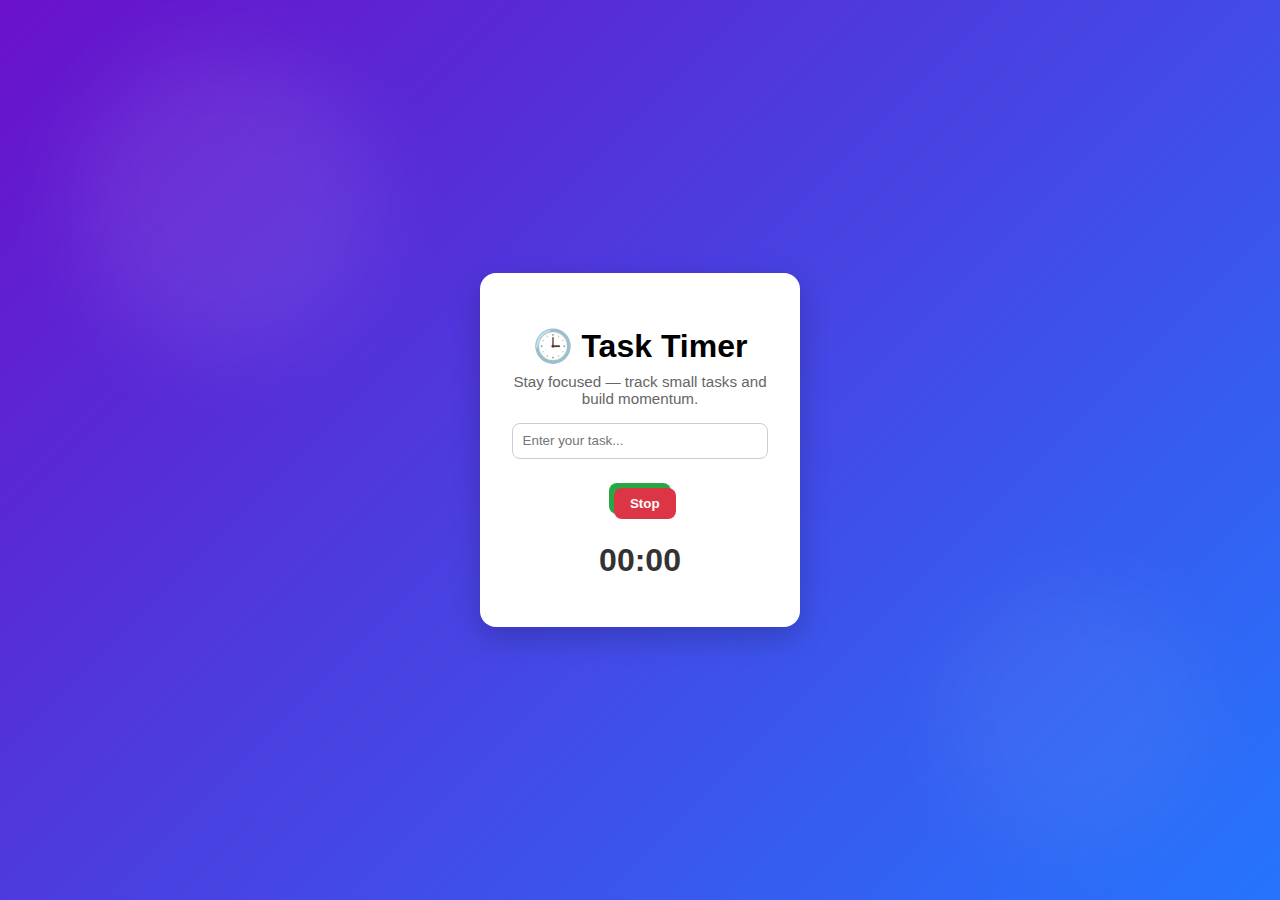
<file: project 3/index.html>
<!DOCTYPE html>
<html lang="en">
<head>
  <meta charset="UTF-8" />
  <meta name="viewport" content="width=device-width, initial-scale=1.0" />
  <title>Task Timer</title>
  <link rel="stylesheet" href="style.css" />
</head>
<body>
  <div class="app">
    <h1>🕒 Task Timer</h1>
  <p class="subtitle">Stay focused — track small tasks and build momentum.</p>

    <input type="text" id="taskInput" placeholder="Enter your task..." />

    <div class="controls">
      <button id="startBtn">Start</button>
      <button id="stopBtn" class="inactive">Stop</button>
    </div>

    <div id="timerDisplay">00:00</div>

    <ul id="taskList"></ul>
  </div>

  <script src="project.js"></script>
</body>
</html>
</file>
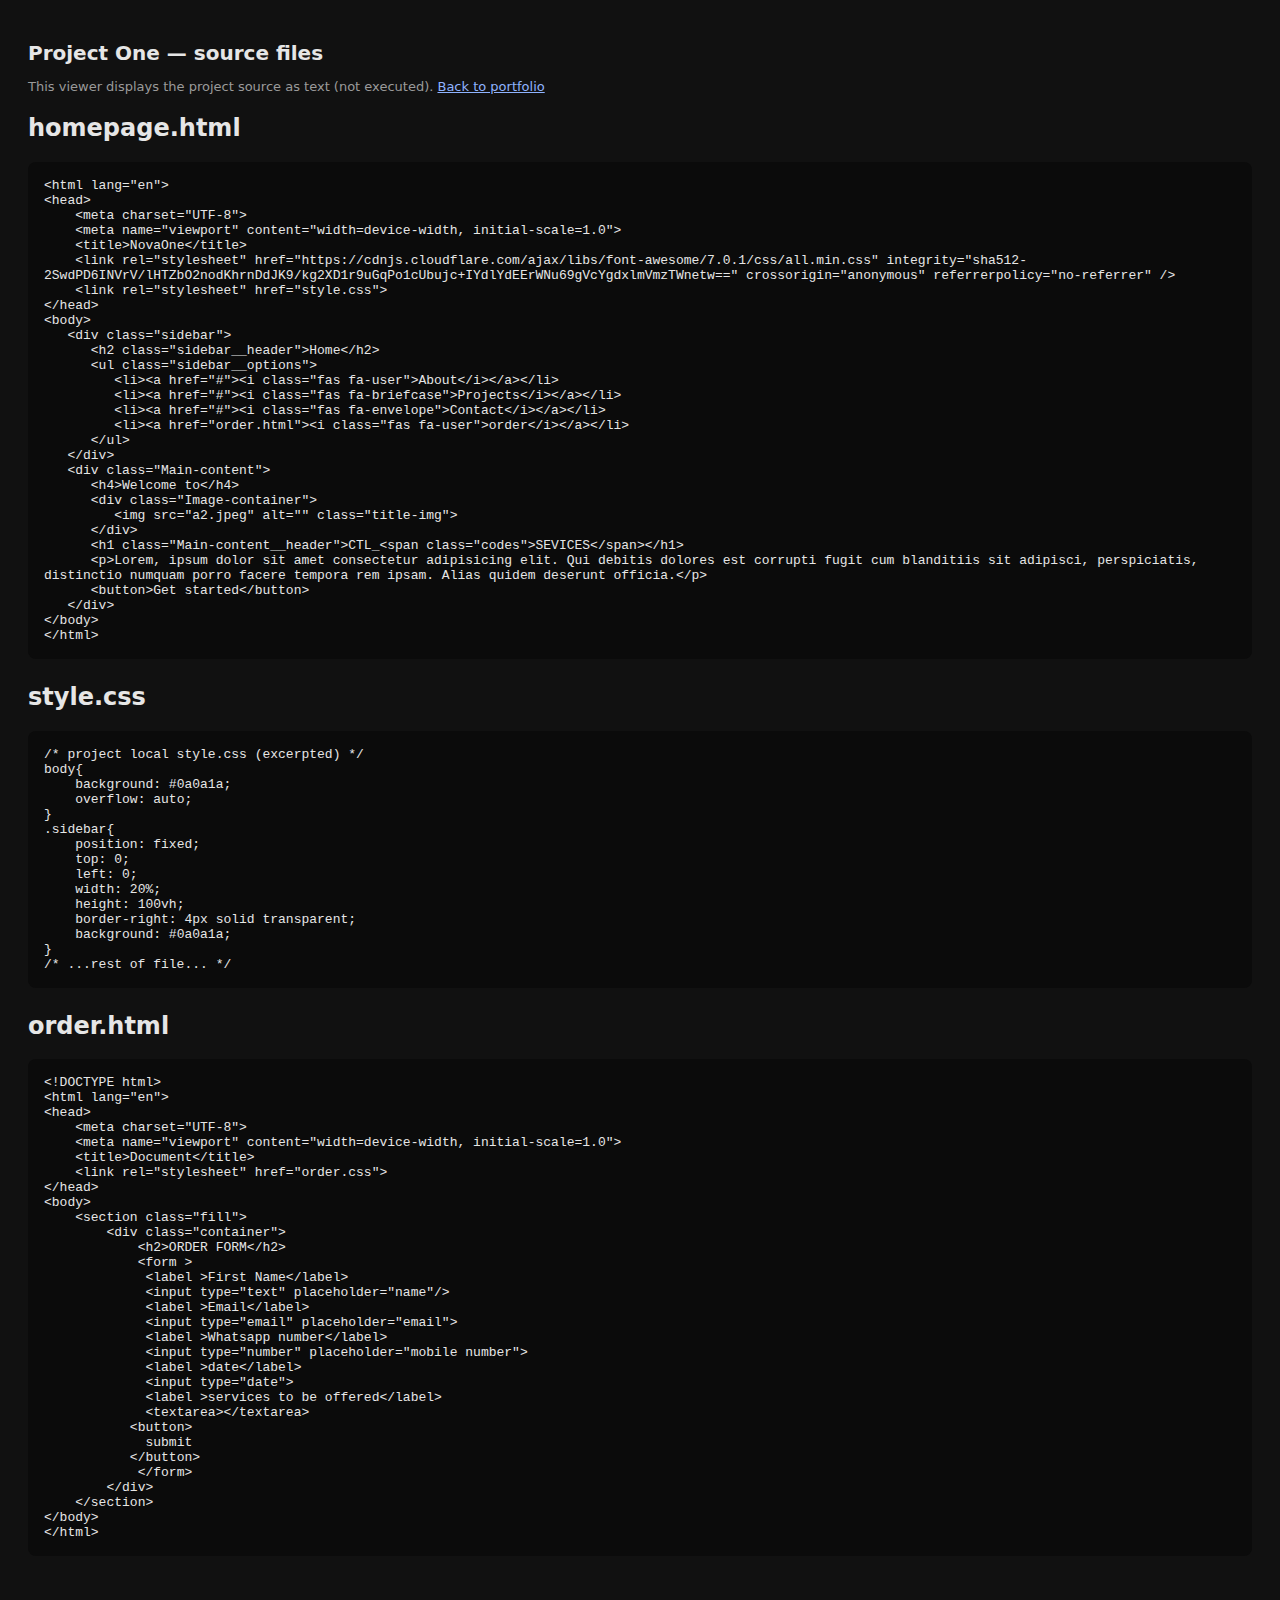
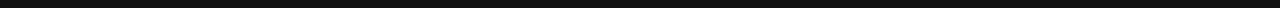
<file: project 1/code.html>
<!doctype html>
<html lang="en">
  <head>
    <meta charset="utf-8">
    <meta name="viewport" content="width=device-width, initial-scale=1">
    <title>Project One — Code</title>
    <style>
      body { font-family: system-ui, Arial; background: #111; color: #e6e6e6; padding: 20px }
      pre { background: #0b0b0b; padding: 16px; border-radius: 8px; overflow: auto; white-space: pre-wrap }
      h1 { font-size: 20px }
      .file { margin-bottom: 24px }
      .meta { color: #9a9a9a; font-size: 13px }
      a.back { color: #8fb3ff }
    </style>
  </head>
  <body>
    <h1>Project One — source files</h1>
    <p class="meta">This viewer displays the project source as text (not executed). <a class="back" href="../index.html">Back to portfolio</a></p>

    <div class="file">
      <h2>homepage.html</h2>
      <pre><code>&lt;html lang="en"&gt;
&lt;head&gt;
    &lt;meta charset="UTF-8"&gt;
    &lt;meta name="viewport" content="width=device-width, initial-scale=1.0"&gt;
    &lt;title&gt;NovaOne&lt;/title&gt;
    &lt;link rel="stylesheet" href="https://cdnjs.cloudflare.com/ajax/libs/font-awesome/7.0.1/css/all.min.css" integrity="sha512-2SwdPD6INVrV/lHTZbO2nodKhrnDdJK9/kg2XD1r9uGqPo1cUbujc+IYdlYdEErWNu69gVcYgdxlmVmzTWnetw==" crossorigin="anonymous" referrerpolicy="no-referrer" /&gt;
    &lt;link rel="stylesheet" href="style.css"&gt;
&lt;/head&gt;
&lt;body&gt;
   &lt;div class="sidebar"&gt;
      &lt;h2 class="sidebar__header"&gt;Home&lt;/h2&gt;
      &lt;ul class="sidebar__options"&gt;
         &lt;li&gt;&lt;a href="#"&gt;&lt;i class="fas fa-user"&gt;About&lt;/i&gt;&lt;/a&gt;&lt;/li&gt;
         &lt;li&gt;&lt;a href="#"&gt;&lt;i class="fas fa-briefcase"&gt;Projects&lt;/i&gt;&lt;/a&gt;&lt;/li&gt;
         &lt;li&gt;&lt;a href="#"&gt;&lt;i class="fas fa-envelope"&gt;Contact&lt;/i&gt;&lt;/a&gt;&lt;/li&gt;
         &lt;li&gt;&lt;a href="order.html"&gt;&lt;i class="fas fa-user"&gt;order&lt;/i&gt;&lt;/a&gt;&lt;/li&gt;
      &lt;/ul&gt;
   &lt;/div&gt;
   &lt;div class="Main-content"&gt;
      &lt;h4&gt;Welcome to&lt;/h4&gt;
      &lt;div class="Image-container"&gt;
         &lt;img src="a2.jpeg" alt="" class="title-img"&gt;
      &lt;/div&gt;
      &lt;h1 class="Main-content__header"&gt;CTL_&lt;span class="codes"&gt;SEVICES&lt;/span&gt;&lt;/h1&gt;
      &lt;p&gt;Lorem, ipsum dolor sit amet consectetur adipisicing elit. Qui debitis dolores est corrupti fugit cum blanditiis sit adipisci, perspiciatis, distinctio numquam porro facere tempora rem ipsam. Alias quidem deserunt officia.&lt;/p&gt;
      &lt;button&gt;Get started&lt;/button&gt;
   &lt;/div&gt;
&lt;/body&gt;
&lt;/html&gt;</code></pre>
    </div>

    <div class="file">
      <h2>style.css</h2>
      <pre><code>/* project local style.css (excerpted) */
body{
    background: #0a0a1a;
    overflow: auto;
}
.sidebar{
    position: fixed;
    top: 0;
    left: 0;
    width: 20%;
    height: 100vh;
    border-right: 4px solid transparent;
    background: #0a0a1a;
}
/* ...rest of file... */</code></pre>
    </div>

    <div class="file">
      <h2>order.html</h2>
      <pre><code>&lt;!DOCTYPE html&gt;
&lt;html lang="en"&gt;
&lt;head&gt;
    &lt;meta charset="UTF-8"&gt;
    &lt;meta name="viewport" content="width=device-width, initial-scale=1.0"&gt;
    &lt;title&gt;Document&lt;/title&gt;
    &lt;link rel="stylesheet" href="order.css"&gt;
&lt;/head&gt;
&lt;body&gt;
    &lt;section class="fill"&gt;
        &lt;div class="container"&gt;
            &lt;h2&gt;ORDER FORM&lt;/h2&gt;
            &lt;form &gt;
             &lt;label &gt;First Name&lt;/label&gt;
             &lt;input type="text" placeholder="name"/&gt;
             &lt;label &gt;Email&lt;/label&gt;
             &lt;input type="email" placeholder="email"&gt;
             &lt;label &gt;Whatsapp number&lt;/label&gt;
             &lt;input type="number" placeholder="mobile number"&gt;
             &lt;label &gt;date&lt;/label&gt;
             &lt;input type="date"&gt;
             &lt;label &gt;services to be offered&lt;/label&gt;
             &lt;textarea&gt;&lt;/textarea&gt;
           &lt;button&gt;
             submit
           &lt;/button&gt;
            &lt;/form&gt;
        &lt;/div&gt;
    &lt;/section&gt;
&lt;/body&gt;
&lt;/html&gt;</code></pre>
    </div>

  </body>
</html>
</file>
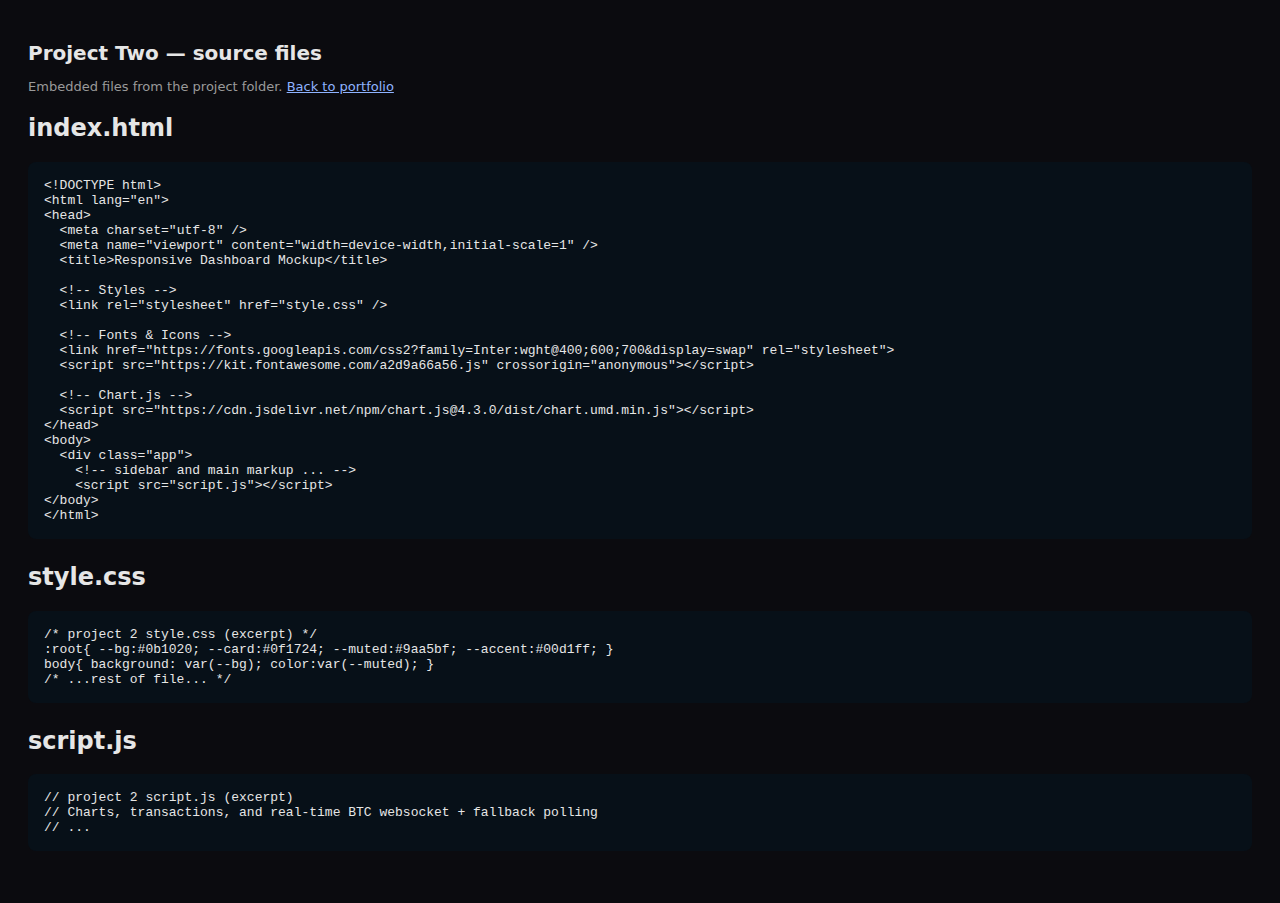
<file: project 2/code.html>
<!doctype html>
<html lang="en">
  <head>
    <meta charset="utf-8">
    <meta name="viewport" content="width=device-width, initial-scale=1">
    <title>Project Two — Code</title>
    <style>
      body { font-family: system-ui, Arial; background: #0b0b0f; color: #e6e6e6; padding: 20px }
      pre { background: #071018; padding: 16px; border-radius: 8px; overflow: auto; white-space: pre-wrap }
      h1 { font-size: 20px }
      .file { margin-bottom: 24px }
      .meta { color: #9a9a9a; font-size: 13px }
      a.back { color: #8fb3ff }
    </style>
  </head>
  <body>
    <h1>Project Two — source files</h1>
    <p class="meta">Embedded files from the project folder. <a class="back" href="../index.html">Back to portfolio</a></p>

    <div class="file">
      <h2>index.html</h2>
      <pre><code>&lt;!DOCTYPE html&gt;
&lt;html lang="en"&gt;
&lt;head&gt;
  &lt;meta charset="utf-8" /&gt;
  &lt;meta name="viewport" content="width=device-width,initial-scale=1" /&gt;
  &lt;title&gt;Responsive Dashboard Mockup&lt;/title&gt;

  &lt;!-- Styles --&gt;
  &lt;link rel="stylesheet" href="style.css" /&gt;

  &lt;!-- Fonts & Icons --&gt;
  &lt;link href="https://fonts.googleapis.com/css2?family=Inter:wght@400;600;700&amp;display=swap" rel="stylesheet"&gt;
  &lt;script src="https://kit.fontawesome.com/a2d9a66a56.js" crossorigin="anonymous"&gt;&lt;/script&gt;

  &lt;!-- Chart.js --&gt;
  &lt;script src="https://cdn.jsdelivr.net/npm/chart.js@4.3.0/dist/chart.umd.min.js"&gt;&lt;/script&gt;
&lt;/head&gt;
&lt;body&gt;
  &lt;div class="app"&gt;
    &lt;!-- sidebar and main markup ... --&gt;
    &lt;script src="script.js"&gt;&lt;/script&gt;
&lt;/body&gt;
&lt;/html&gt;</code></pre>
    </div>

    <div class="file">
      <h2>style.css</h2>
      <pre><code>/* project 2 style.css (excerpt) */
:root{ --bg:#0b1020; --card:#0f1724; --muted:#9aa5bf; --accent:#00d1ff; }
body{ background: var(--bg); color:var(--muted); }
/* ...rest of file... */</code></pre>
    </div>

    <div class="file">
      <h2>script.js</h2>
      <pre><code>// project 2 script.js (excerpt)
// Charts, transactions, and real-time BTC websocket + fallback polling
// ...</code></pre>
    </div>

  </body>
</html>
</file>
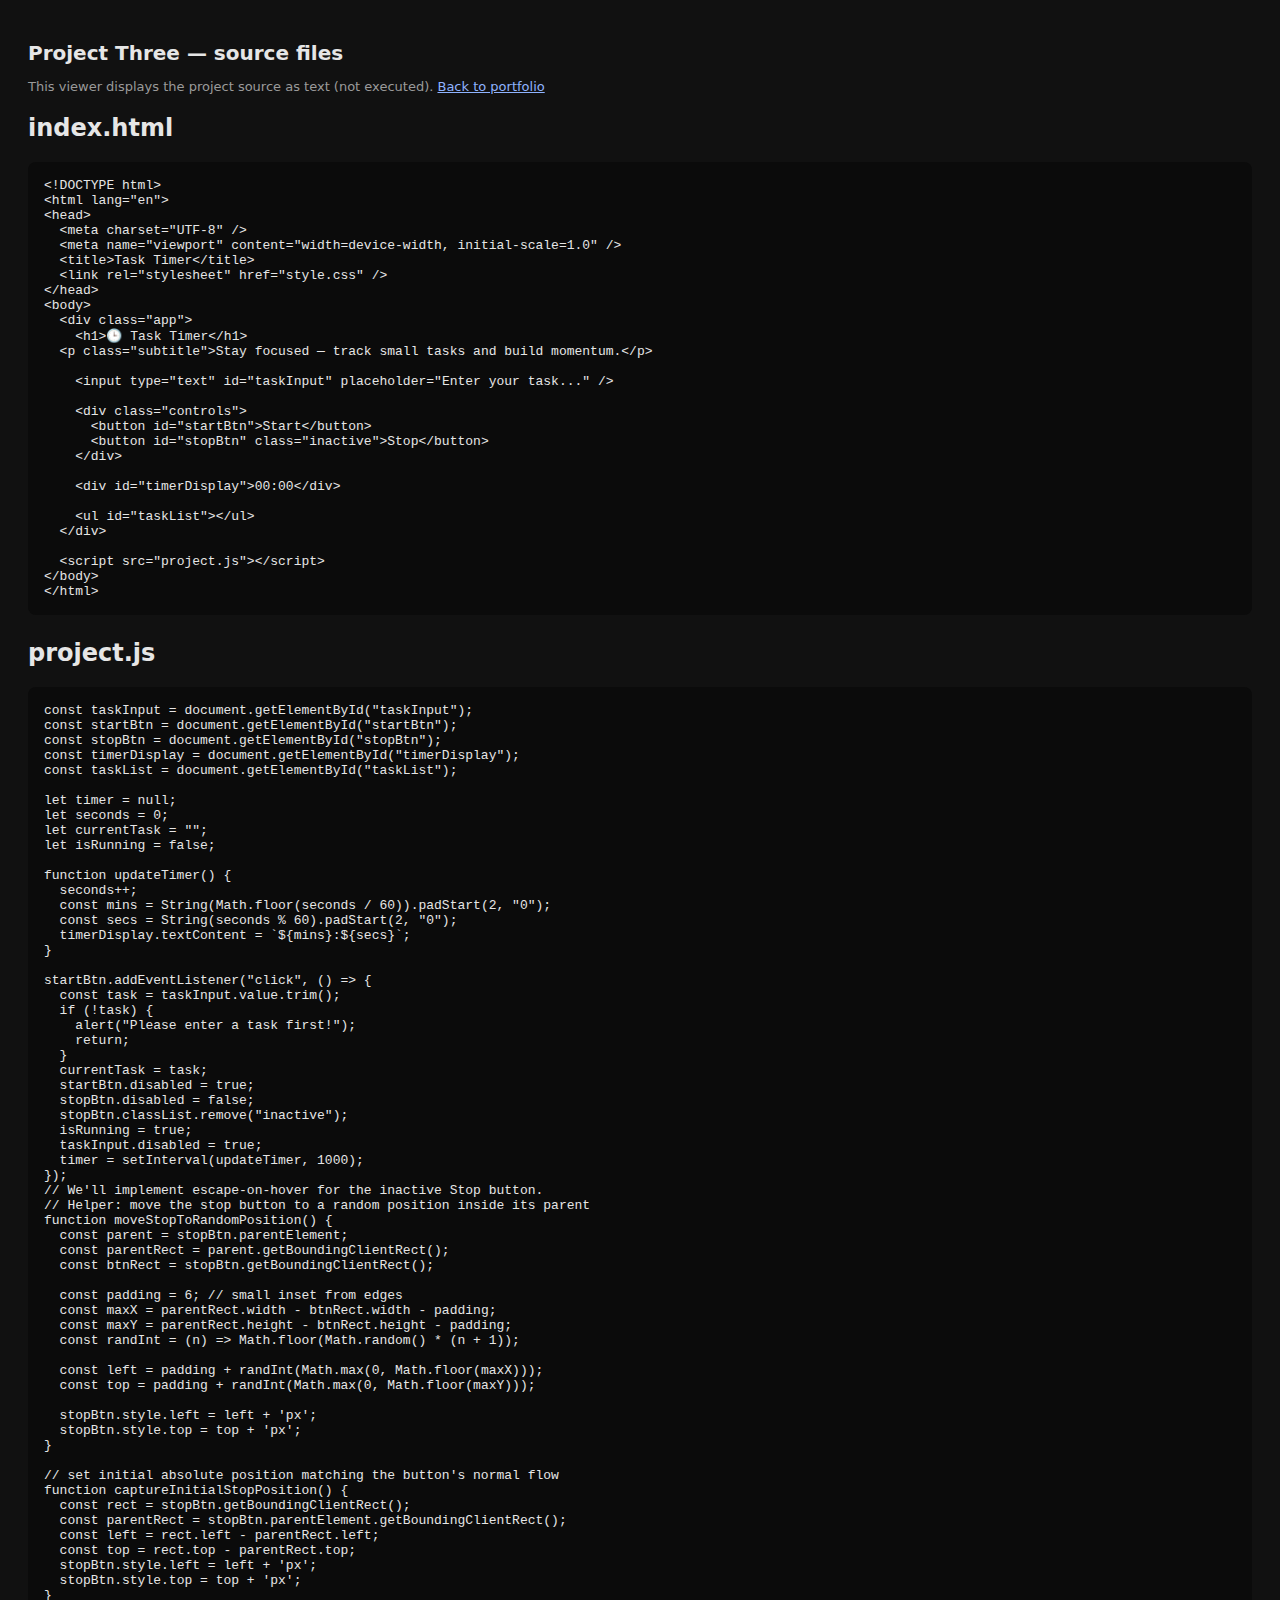
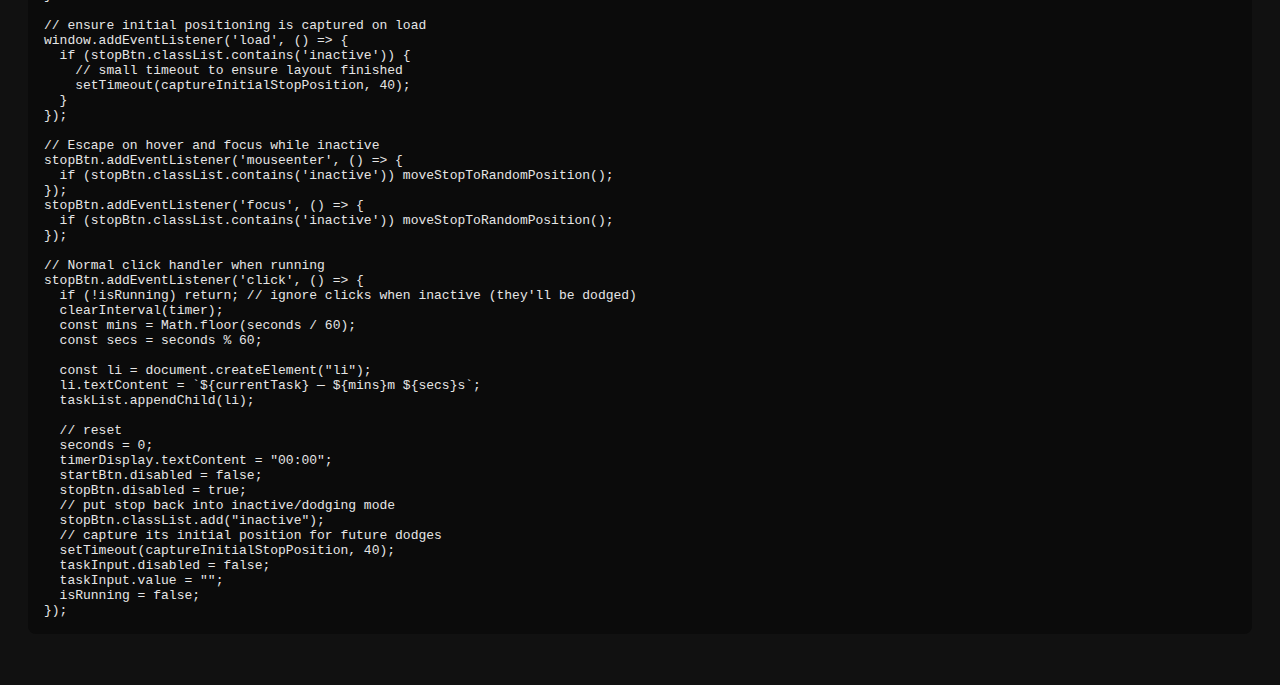
<file: project 3/code.html>
<!doctype html>
<html lang="en">
  <head>
    <meta charset="utf-8">
    <meta name="viewport" content="width=device-width, initial-scale=1">
    <title>Project Three — Code</title>
    <style>
      body { font-family: system-ui, Arial; background: #111; color: #e6e6e6; padding: 20px }
      pre { background: #0b0b0b; padding: 16px; border-radius: 8px; overflow: auto; white-space: pre-wrap }
      h1 { font-size: 20px }
      .file { margin-bottom: 24px }
      .meta { color: #9a9a9a; font-size: 13px }
      a.back { color: #8fb3ff }
    </style>
  </head>
  <body>
    <h1>Project Three — source files</h1>
    <p class="meta">This viewer displays the project source as text (not executed). <a class="back" href="../index.html">Back to portfolio</a></p>

    <div class="file">
      <h2>index.html</h2>
      <pre><code>&lt;!DOCTYPE html&gt;
&lt;html lang="en"&gt;
&lt;head&gt;
  &lt;meta charset="UTF-8" /&gt;
  &lt;meta name="viewport" content="width=device-width, initial-scale=1.0" /&gt;
  &lt;title&gt;Task Timer&lt;/title&gt;
  &lt;link rel="stylesheet" href="style.css" /&gt;
&lt;/head&gt;
&lt;body&gt;
  &lt;div class="app"&gt;
    &lt;h1&gt;🕒 Task Timer&lt;/h1&gt;
  &lt;p class="subtitle"&gt;Stay focused — track small tasks and build momentum.&lt;/p&gt;

    &lt;input type="text" id="taskInput" placeholder="Enter your task..." /&gt;

    &lt;div class="controls"&gt;
      &lt;button id="startBtn"&gt;Start&lt;/button&gt;
      &lt;button id="stopBtn" class="inactive"&gt;Stop&lt;/button&gt;
    &lt;/div&gt;

    &lt;div id="timerDisplay"&gt;00:00&lt;/div&gt;

    &lt;ul id="taskList"&gt;&lt;/ul&gt;
  &lt;/div&gt;

  &lt;script src="project.js"&gt;&lt;/script&gt;
&lt;/body&gt;
&lt;/html&gt;</code></pre>
    </div>

    <div class="file">
      <h2>project.js</h2>
      <pre><code>const taskInput = document.getElementById("taskInput");
const startBtn = document.getElementById("startBtn");
const stopBtn = document.getElementById("stopBtn");
const timerDisplay = document.getElementById("timerDisplay");
const taskList = document.getElementById("taskList");

let timer = null;
let seconds = 0;
let currentTask = "";
let isRunning = false;

function updateTimer() {
  seconds++;
  const mins = String(Math.floor(seconds / 60)).padStart(2, "0");
  const secs = String(seconds % 60).padStart(2, "0");
  timerDisplay.textContent = `${mins}:${secs}`;
}

startBtn.addEventListener("click", () => {
  const task = taskInput.value.trim();
  if (!task) {
    alert("Please enter a task first!");
    return;
  }
  currentTask = task;
  startBtn.disabled = true;
  stopBtn.disabled = false;
  stopBtn.classList.remove("inactive");
  isRunning = true;
  taskInput.disabled = true;
  timer = setInterval(updateTimer, 1000);
});
// We'll implement escape-on-hover for the inactive Stop button.
// Helper: move the stop button to a random position inside its parent
function moveStopToRandomPosition() {
  const parent = stopBtn.parentElement;
  const parentRect = parent.getBoundingClientRect();
  const btnRect = stopBtn.getBoundingClientRect();

  const padding = 6; // small inset from edges
  const maxX = parentRect.width - btnRect.width - padding;
  const maxY = parentRect.height - btnRect.height - padding;
  const randInt = (n) => Math.floor(Math.random() * (n + 1));

  const left = padding + randInt(Math.max(0, Math.floor(maxX)));
  const top = padding + randInt(Math.max(0, Math.floor(maxY)));

  stopBtn.style.left = left + 'px';
  stopBtn.style.top = top + 'px';
}

// set initial absolute position matching the button's normal flow
function captureInitialStopPosition() {
  const rect = stopBtn.getBoundingClientRect();
  const parentRect = stopBtn.parentElement.getBoundingClientRect();
  const left = rect.left - parentRect.left;
  const top = rect.top - parentRect.top;
  stopBtn.style.left = left + 'px';
  stopBtn.style.top = top + 'px';
}

// ensure initial positioning is captured on load
window.addEventListener('load', () => {
  if (stopBtn.classList.contains('inactive')) {
    // small timeout to ensure layout finished
    setTimeout(captureInitialStopPosition, 40);
  }
});

// Escape on hover and focus while inactive
stopBtn.addEventListener('mouseenter', () => {
  if (stopBtn.classList.contains('inactive')) moveStopToRandomPosition();
});
stopBtn.addEventListener('focus', () => {
  if (stopBtn.classList.contains('inactive')) moveStopToRandomPosition();
});

// Normal click handler when running
stopBtn.addEventListener('click', () => {
  if (!isRunning) return; // ignore clicks when inactive (they'll be dodged)
  clearInterval(timer);
  const mins = Math.floor(seconds / 60);
  const secs = seconds % 60;

  const li = document.createElement("li");
  li.textContent = `${currentTask} — ${mins}m ${secs}s`;
  taskList.appendChild(li);

  // reset
  seconds = 0;
  timerDisplay.textContent = "00:00";
  startBtn.disabled = false;
  stopBtn.disabled = true;
  // put stop back into inactive/dodging mode
  stopBtn.classList.add("inactive");
  // capture its initial position for future dodges
  setTimeout(captureInitialStopPosition, 40);
  taskInput.disabled = false;
  taskInput.value = "";
  isRunning = false;
});</code></pre>
    </div>

  </body>
</html>
</file>
<file: project 3/style.css>
* {
  box-sizing: border-box;
  font-family: "Inter", sans-serif;
}

body {
  background: linear-gradient(135deg, #6a11cb, #2575fc);
  min-height: 100vh;
  display: flex;
  align-items: center;
  justify-content: center;
  margin: 0;
}

.app {
  background: white;
  border-radius: 16px;
  padding: 2rem;
  width: 320px;
  box-shadow: 0 10px 30px rgba(0, 0, 0, 0.2);
  text-align: center;
  position: relative;
}

h1 {
  margin-bottom: 1rem;
}

.subtitle {
  margin-top: -0.5rem;
  margin-bottom: 1rem;
  color: #666;
  font-size: 0.95rem;
}

/* Decorative floating shapes behind the app container */
body::before,
body::after {
  content: "";
  position: absolute;
  border-radius: 50%;
  filter: blur(40px);
  opacity: 0.6;
  z-index: 0;
}

body::before {
  width: 300px;
  height: 300px;
  background: rgba(255, 255, 255, 0.12);
  left: 6%;
  top: 6%;
}

body::after {
  width: 260px;
  height: 260px;
  background: rgba(255, 255, 255, 0.08);
  right: 6%;
  bottom: 6%;
}

/* make sure the app is above decorative shapes */
.app {
  z-index: 1;
}

#taskInput {
  width: 100%;
  padding: 0.6rem;
  border-radius: 8px;
  border: 1px solid #ccc;
  margin-bottom: 0.8rem;
}

.controls {
  display: flex;
  justify-content: center;
  gap: 0.5rem;
  margin-bottom: 0.6rem;
  position: relative; /* allow absolute children */
  min-height: 54px; /* give room for the button to move */
  align-items: center;
}

button {
  padding: 0.5rem 1rem;
  border: none;
  border-radius: 8px;
  cursor: pointer;
  color: white;
  font-weight: bold;
  margin: 0.3rem;
  transition: background 0.3s;
}

#startBtn {
  background: #28a745;
}
#startBtn:hover {
  background: #218838;
}

#stopBtn {
  background: #dc3545;
}
#stopBtn:hover {
  background: #c82333;
}

/* styles for inactive/dodging stop button */
#stopBtn.inactive {
  position: absolute;
  /* initial left/top are set from JS to match the normal flow position */
  transition: left 220ms cubic-bezier(.2,.9,.2,1), top 220ms cubic-bezier(.2,.9,.2,1);
  z-index: 2;
}

/* when active, put the button back into normal flow */
#stopBtn:not(.inactive) {
  position: relative;
  z-index: 1;
}

#timerDisplay {
  font-size: 2rem;
  margin: 1rem 0;
  font-weight: bold;
  color: #333;
}

#taskList {
  list-style: none;
  padding: 0;
  margin: 1rem 0 0;
  text-align: left;
}

#taskList li {
  background: #f7f7f7;
  margin: 0.3rem 0;
  padding: 0.6rem;
  border-radius: 6px;
  font-size: 0.95rem;
}
</file>
